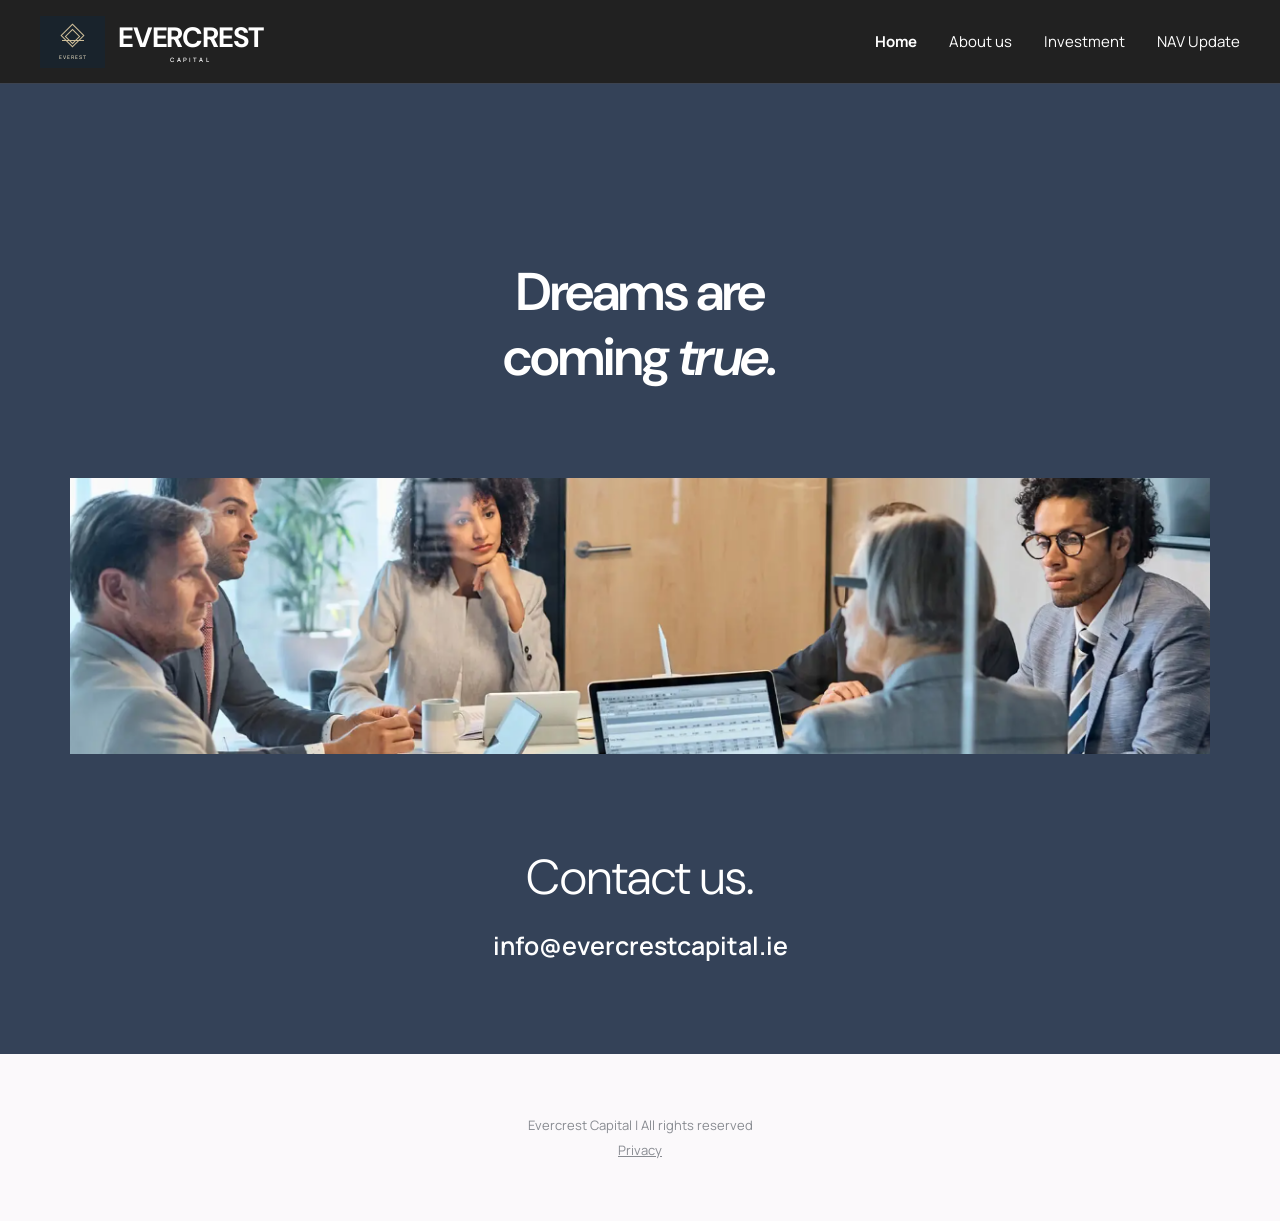
<file: index.html>
<!doctype html><html lang="en"><head><meta charset="utf-8"><meta name="viewport" content="width=device-width,initial-scale=1"><title>Evercrest Capital</title><link rel="preconnect" href="https://fonts.googleapis.com"><link rel="preconnect" href="https://fonts.gstatic.com" crossorigin><link href="https://fonts.googleapis.com/css2?family=DM+Sans:wght@400;500;600;700&family=Manrope:wght@300;400;500;600;700&display=swap" rel="stylesheet"><link rel="stylesheet" href="styles.css"></head><body class="home-page"><header class="site-header"><a class="wordmark" href="index.html" aria-label="Evercrest Capital home"><span class="mark"><i></i><b></b></span><span>EVERCREST<small>CAPITAL</small></span></a><button class="menu-button" aria-label="Open navigation" aria-expanded="false"><span></span><span></span></button><nav class="main-nav"><a class="active" href="index.html">Home</a><a href="about.html">About us</a><a href="investment.html">Investment</a><a class="nav-update" href="nav.html">NAV Update</a></nav></header><main><section class="home-hero"><div class="hero-inner"><h1 class="reveal">Dreams are<br>coming <em>true.</em></h1><figure class="hero-image reveal delay-1"><img src="meeting-room.png" alt="Investment professionals meeting around a table"></figure></div></section><section class="contact-band"><div class="reveal"><p>Contact us.</p><a href="mailto:info@evercrestcapital.ie">info@evercrestcapital.ie</a></div></section></main><footer><p>Evercrest Capital | All rights reserved</p><p><a href="#">Privacy</a></p></footer><script src="script.js"></script></body></html>
</file>
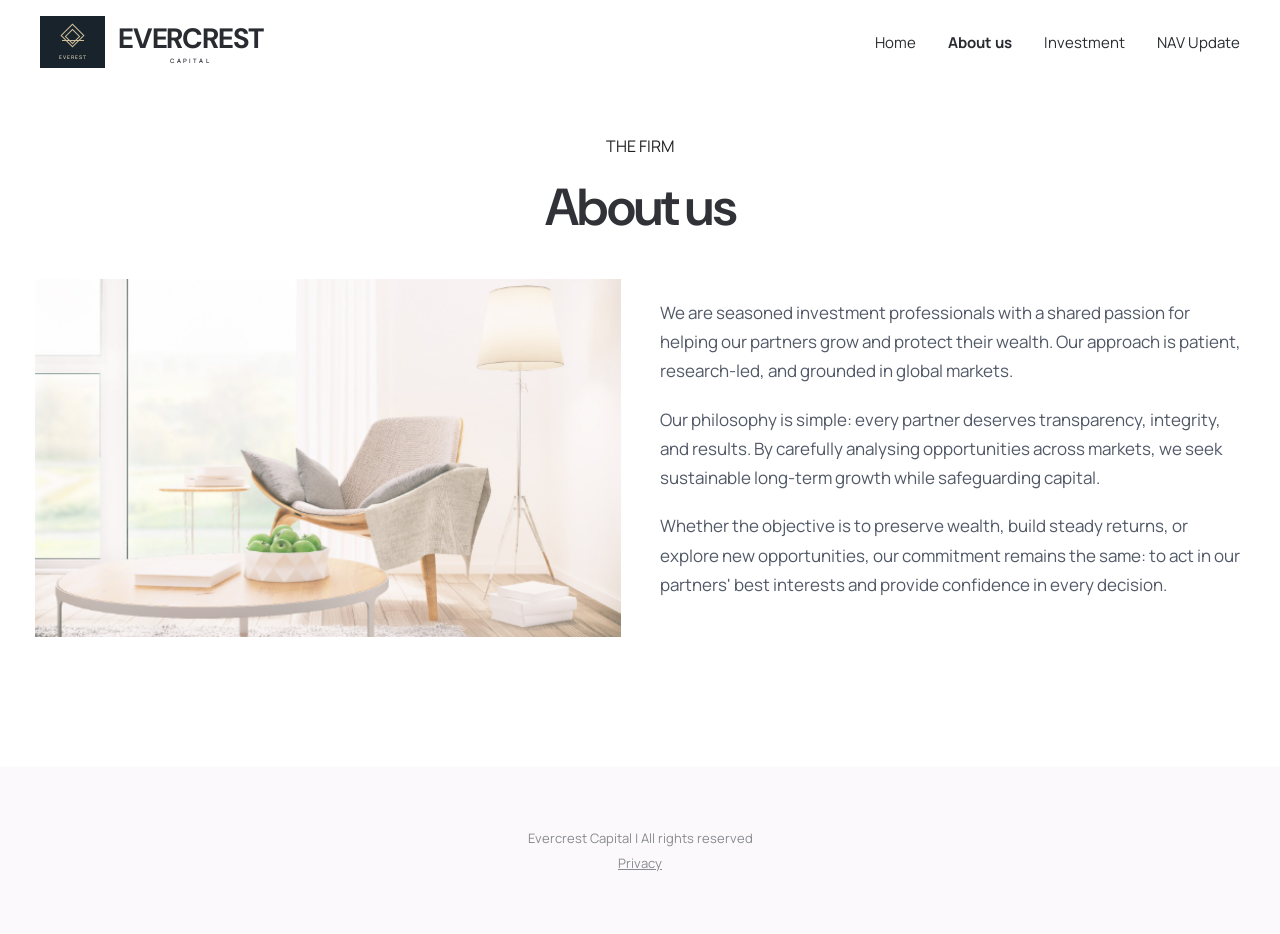
<file: about.html>
<!doctype html><html lang="en"><head><meta charset="utf-8"><meta name="viewport" content="width=device-width,initial-scale=1"><title>About us | Evercrest Capital</title><link rel="preconnect" href="https://fonts.googleapis.com"><link rel="preconnect" href="https://fonts.gstatic.com" crossorigin><link href="https://fonts.googleapis.com/css2?family=DM+Sans:wght@400;500;600;700&family=Manrope:wght@300;400;500;600;700&display=swap" rel="stylesheet"><link rel="stylesheet" href="styles.css"></head><body><header class="site-header light"><a class="wordmark" href="index.html"><span class="mark"><i></i><b></b></span><span>EVERCREST<small>CAPITAL</small></span></a><button class="menu-button" aria-label="Open navigation" aria-expanded="false"><span></span><span></span></button><nav class="main-nav"><a href="index.html">Home</a><a class="active" href="about.html">About us</a><a href="investment.html">Investment</a><a class="nav-update" href="nav.html">NAV Update</a></nav></header><main class="page-main"><section class="page-intro"><p class="eyebrow">THE FIRM</p><h1 class="reveal">About us</h1></section><section class="about-grid"><div class="lounge-art reveal"><img src="lounge.png" alt="Elegant investment firm lounge"></div><div class="body-copy reveal delay-1"><p>We are seasoned investment professionals with a shared passion for helping our partners grow and protect their wealth. Our approach is patient, research-led, and grounded in global markets.</p><p>Our philosophy is simple: every partner deserves transparency, integrity, and results. By carefully analysing opportunities across markets, we seek sustainable long-term growth while safeguarding capital.</p><p>Whether the objective is to preserve wealth, build steady returns, or explore new opportunities, our commitment remains the same: to act in our partners' best interests and provide confidence in every decision.</p></div></section></main><footer><p>Evercrest Capital | All rights reserved</p><p><a href="#">Privacy</a></p></footer><script src="script.js"></script></body></html>
</file>
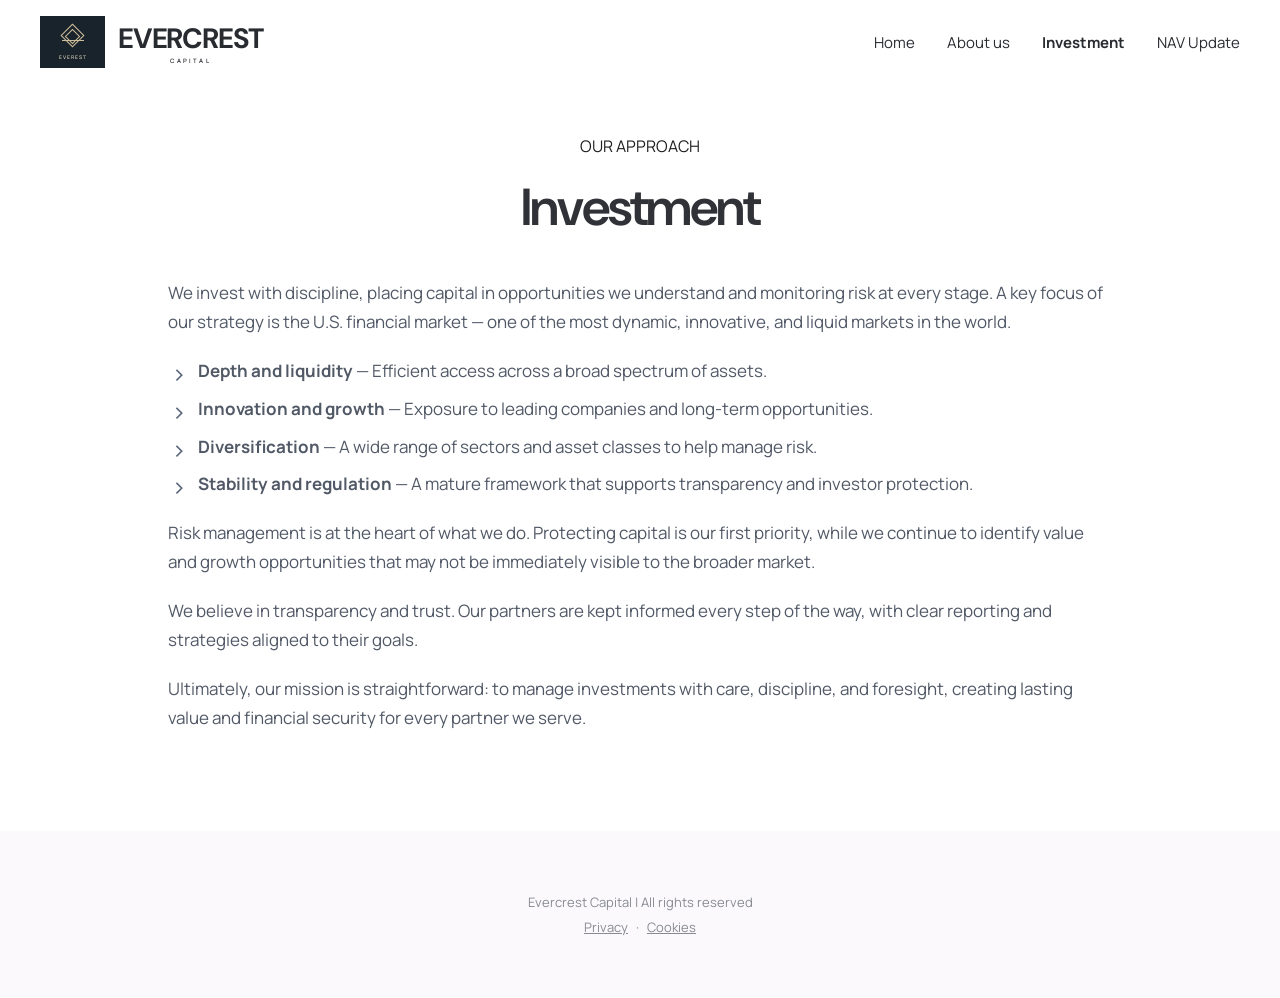
<file: investment.html>
<!doctype html><html lang="en"><head><meta charset="utf-8"><meta name="viewport" content="width=device-width,initial-scale=1"><title>Investment | Evercrest Capital</title><link rel="preconnect" href="https://fonts.googleapis.com"><link rel="preconnect" href="https://fonts.gstatic.com" crossorigin><link href="https://fonts.googleapis.com/css2?family=DM+Sans:wght@400;500;600;700&family=Manrope:wght@300;400;500;600;700&display=swap" rel="stylesheet"><link rel="stylesheet" href="styles.css"></head><body><header class="site-header light"><a class="wordmark" href="index.html"><span class="mark"><i></i><b></b></span><span>EVERCREST<small>CAPITAL</small></span></a><button class="menu-button" aria-label="Open navigation" aria-expanded="false"><span></span><span></span></button><nav class="main-nav"><a href="index.html">Home</a><a href="about.html">About us</a><a class="active" href="investment.html">Investment</a><button type="button" class="nav-update">NAV Update</button></nav></header><main class="page-main investment-main"><section class="page-intro"><p class="eyebrow">OUR APPROACH</p><h1 class="reveal">Investment</h1></section><article class="investment-copy reveal"><p>We invest with discipline, placing capital in opportunities we understand and monitoring risk at every stage. A key focus of our strategy is the U.S. financial market — one of the most dynamic, innovative, and liquid markets in the world.</p><ul><li><strong>Depth and liquidity</strong> — Efficient access across a broad spectrum of assets.</li><li><strong>Innovation and growth</strong> — Exposure to leading companies and long-term opportunities.</li><li><strong>Diversification</strong> — A wide range of sectors and asset classes to help manage risk.</li><li><strong>Stability and regulation</strong> — A mature framework that supports transparency and investor protection.</li></ul><p>Risk management is at the heart of what we do. Protecting capital is our first priority, while we continue to identify value and growth opportunities that may not be immediately visible to the broader market.</p><p>We believe in transparency and trust. Our partners are kept informed every step of the way, with clear reporting and strategies aligned to their goals.</p><p>Ultimately, our mission is straightforward: to manage investments with care, discipline, and foresight, creating lasting value and financial security for every partner we serve.</p></article></main><footer><p>Evercrest Capital | All rights reserved</p><p><a href="#">Privacy</a><span>·</span><a href="#">Cookies</a></p></footer><script src="script.js"></script></body></html>
</file>
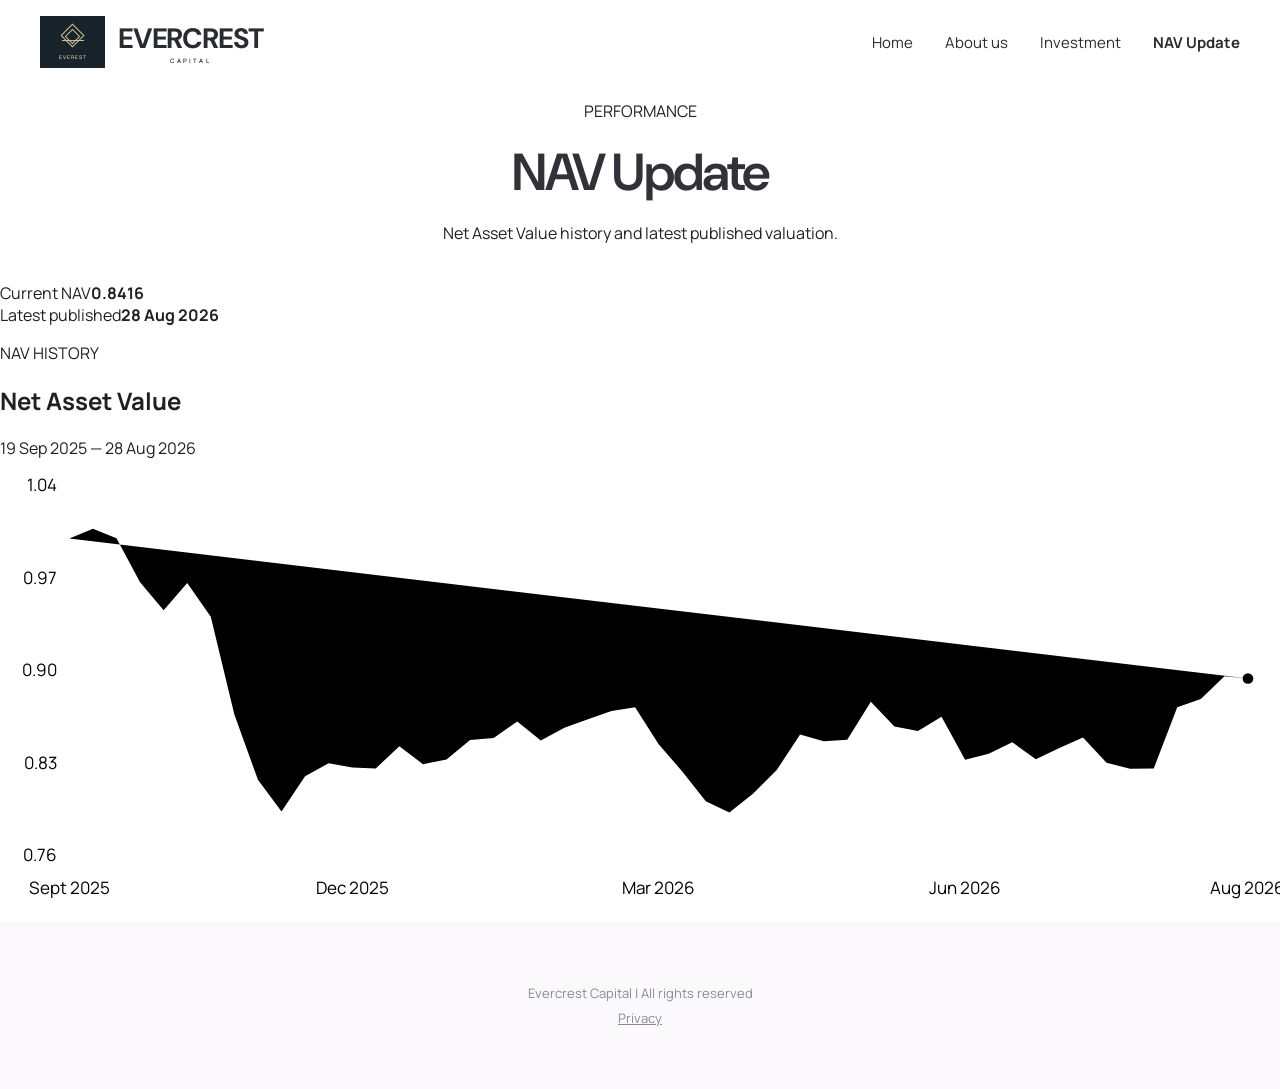
<file: nav.html>
<!doctype html><html lang="en"><head><meta charset="utf-8"><meta name="viewport" content="width=device-width, initial-scale=1"><title>NAV Update | Evercrest Capital</title><link rel="preconnect" href="https://fonts.googleapis.com"><link rel="preconnect" href="https://fonts.gstatic.com" crossorigin><link href="https://fonts.googleapis.com/css2?family=DM+Sans:wght@400;500;600;700&family=Manrope:wght@300;400;500;600;700&display=swap" rel="stylesheet"><link rel="stylesheet" href="styles.css"></head><body><header class="site-header light"><a class="wordmark" href="index.html" aria-label="Evercrest Capital home"><span class="mark"><i></i><b></b></span><span>EVERCREST<small>CAPITAL</small></span></a><button class="menu-button" aria-label="Open navigation" aria-expanded="false"><span></span><span></span></button><nav class="main-nav"><a href="index.html">Home</a><a href="about.html">About us</a><a href="investment.html">Investment</a><a class="nav-update active" href="nav.html">NAV Update</a></nav></header><main class="nav-page"><section class="page-intro nav-heading"><p class="eyebrow">PERFORMANCE</p><h1>NAV Update</h1><p class="nav-subtitle">Net Asset Value history and latest published valuation.</p></section><section class="nav-summary"><div><span>Current NAV</span><strong>0.8416</strong></div><div><span>Latest published</span><strong>28 Aug 2026</strong></div></section><section class="chart-card"><div class="chart-header"><div><p class="eyebrow">NAV HISTORY</p><h2>Net Asset Value</h2></div><span>19 Sep 2025 — 28 Aug 2026</span></div><div class="chart-wrap"><svg id="navChart" viewBox="0 0 1200 430" role="img" aria-label="NAV history line chart"></svg></div></section></main><footer><p>Evercrest Capital | All rights reserved</p><p><a href="#">Privacy</a></p></footer><script src="nav-data.js"></script><script>(()=>{const s=document.getElementById('navChart'),pts=window.EVERCREST_NAV_FALLBACK.points,W=1200,H=430,p={l:65,r:30,t:25,b:58},vals=pts.map(a=>a[1]),min=Math.floor((Math.min(...vals)-.03)*100)/100,max=Math.ceil((Math.max(...vals)+.03)*100)/100,x=i=>p.l+i*(W-p.l-p.r)/(pts.length-1),y=v=>p.t+(max-v)*(H-p.t-p.b)/(max-min);let h='';for(let i=0;i<5;i++){const v=min+(max-min)*i/4,yy=y(v);h+=`<line class="grid" x1="${p.l}" y1="${yy}" x2="${W-p.r}" y2="${yy}"/><text class="axis" x="${p.l-12}" y="${yy+5}" text-anchor="end">${v.toFixed(2)}</text>`}const labels=[0,Math.floor(pts.length*.25),Math.floor(pts.length*.5),Math.floor(pts.length*.75),pts.length-1];labels.forEach(i=>h+=`<text class="axis" x="${x(i)}" y="${H-22}" text-anchor="middle">${new Date(pts[i][0]+'T00:00:00').toLocaleDateString('en-IE',{month:'short',year:'numeric'})}</text>`);const path=pts.map((d,i)=>(i?'L':'M')+x(i).toFixed(1)+' '+y(d[1]).toFixed(1)).join(' ');h+=`<path class="nav-line" d="${path}"/><circle class="latest-dot" cx="${x(pts.length-1)}" cy="${y(pts[pts.length-1][1])}" r="5"/>`;s.innerHTML=h})()</script></body></html>
</file>
<file: styles.css>
:root{--ink:#202020;--navy:#344258;--paper:#fff;--copy:#4c5261}*{box-sizing:border-box}html{scroll-behavior:smooth}body{margin:0;background:#fff;color:var(--ink);font-family:Manrope,Arial,sans-serif}.site-header{height:84px;padding:0 40px;display:flex;align-items:center;justify-content:space-between;background:#212121;color:#fff;border-bottom:1px solid #3c4350}.site-header.light{background:#fff;color:#282b30;border:0}.wordmark{display:flex;align-items:center;gap:13px;color:inherit;text-decoration:none;font-family:'DM Sans',sans-serif;font-size:28px;font-weight:700;letter-spacing:-1.2px}.wordmark small{display:block;font:600 6px/7px Manrope,sans-serif;letter-spacing:2.2px;text-align:center;margin-top:1px}.mark{display:grid;place-items:center;width:65px;height:52px;background:#19232c;position:relative}.mark:before,.mark:after{content:'';position:absolute;border:1px solid #cdbd98;transform:rotate(45deg)}.mark:before{width:15px;height:15px;top:11px}.mark:after{width:9px;height:9px;top:15px}.mark i{position:absolute;top:24px;width:22px;height:1px;background:#cdbd98}.mark b{position:absolute;bottom:7px;color:#e5dbc0;font:500 5px Manrope;letter-spacing:1px}.mark b:after{content:'EVEREST'}.main-nav{display:flex;align-items:center;gap:32px}.main-nav a,.nav-update{font:400 15px Manrope,sans-serif;color:inherit;text-decoration:none;background:transparent;border:0;padding:6px 0;cursor:pointer}.main-nav a.active{font-weight:700}.menu-button{display:none}.home-hero{min-height:670px;background:var(--navy);color:#fff;overflow:hidden}.hero-inner{max-width:1200px;margin:auto;padding:175px 30px 0}.home-hero h1{max-width:620px;margin:0 auto 88px;text-align:center;font:600 clamp(45px,4.15vw,64px)/1.23 'DM Sans',sans-serif;letter-spacing:-1.8px}.hero-image{width:min(100%,1200px);height:320px;margin:0 auto -150px;overflow:hidden}.hero-image img{width:100%;height:100%;object-fit:cover;object-position:center center;display:block}.contact-band{background:var(--navy);min-height:300px;color:#fff;display:grid;place-items:center;text-align:center}.contact-band p{font:300 49px 'DM Sans',sans-serif;margin:0 0 19px}.contact-band a{color:#fff;font:600 25px Manrope;text-decoration:none}footer{padding:55px 20px;background:#fbf9fb;text-align:center;color:#888b91;font-size:13px}footer p{margin:7px}footer a{color:inherit}footer span{margin:0 8px}.page-main{min-height:655px;padding:35px 30px 130px}.page-intro{text-align:center;margin:0 auto 38px}.page-intro h1{margin:0;font:600 52px 'DM Sans',sans-serif;letter-spacing:-1.8px;color:#303237}.about-grid{max-width:1210px;margin:auto;display:grid;grid-template-columns:1fr 1fr;gap:39px;align-items:center}.lounge-art{height:358px;position:relative;overflow:hidden;background:#eee;box-shadow:inset 0 0 60px #00000010}.lounge-art img{width:100%;height:100%;object-fit:cover;object-position:center;display:block}.body-copy{font-size:17px;line-height:1.72;color:#515967}.body-copy p{margin:0 0 19px}.investment-main{padding-bottom:78px}.investment-copy{max-width:945px;margin:0 auto;color:#515967;font-size:17px;line-height:1.7}.investment-copy p{margin:0 0 20px}.investment-copy ul{padding:0 0 0 30px;margin:15px 0 20px;list-style:none}.investment-copy li{position:relative;margin:9px 0}.investment-copy li:before{content:'›';position:absolute;left:-27px;font-size:25px;top:-4px;color:#59667a}.cookie-banner{position:fixed;z-index:100;left:24px;right:24px;bottom:24px;display:flex;align-items:center;justify-content:space-between;gap:24px;padding:20px 24px;background:#fff;color:#303845;border:1px solid #d9dde3;box-shadow:0 12px 35px #0000001f;border-radius:8px}.cookie-banner strong{font:600 16px 'DM Sans',sans-serif}.cookie-banner p{margin:5px 0 0;color:#687181;font-size:13px;line-height:1.5}.cookie-banner button{flex:none;border:0;background:var(--navy);color:#fff;padding:11px 18px;border-radius:4px;font:600 13px Manrope;cursor:pointer}.reveal{opacity:0;transform:translateY(20px);transition:opacity .75s ease,transform .75s cubic-bezier(.2,.7,.2,1)}.reveal.visible{opacity:1;transform:none}.delay-1{transition-delay:.14s}.delay-2{transition-delay:.28s}@media(max-width:720px){.site-header{height:73px;padding:0 22px}.wordmark{font-size:21px}.wordmark small{font-size:5px}.mark{width:44px;height:43px}.main-nav{position:absolute;z-index:5;display:none;top:73px;left:0;right:0;padding:19px 22px;background:#212121;color:#fff;flex-direction:column;align-items:flex-start;gap:13px}.site-header.light .main-nav{background:#fff;color:#4c5360;box-shadow:0 8px 16px #0001}.main-nav.open{display:flex}.menu-button{display:block;border:0;background:transparent;width:32px;color:inherit}.menu-button span{display:block;width:22px;height:1px;background:currentColor;margin:6px}.home-hero{min-height:600px}.hero-inner{padding:115px 22px 0}.home-hero h1{margin-bottom:65px}.hero-image{height:260px;margin-bottom:-130px;width:100%}.section{padding:165px 22px 85px}.contact-band{min-height:250px}.contact-band p{font-size:38px}.contact-band a{font-size:19px}.page-main{padding:65px 22px 80px}.page-intro h1{font-size:42px}.about-grid{grid-template-columns:1fr;gap:28px}.lounge-art{height:260px}.body-copy,.investment-copy{font-size:15px}.investment-copy ul{padding-left:27px}.cookie-banner{left:14px;right:14px;bottom:14px;padding:16px;gap:14px;align-items:flex-end}.cookie-banner p{font-size:12px}.cookie-banner button{padding:10px 13px;font-size:12px}}
</file>
